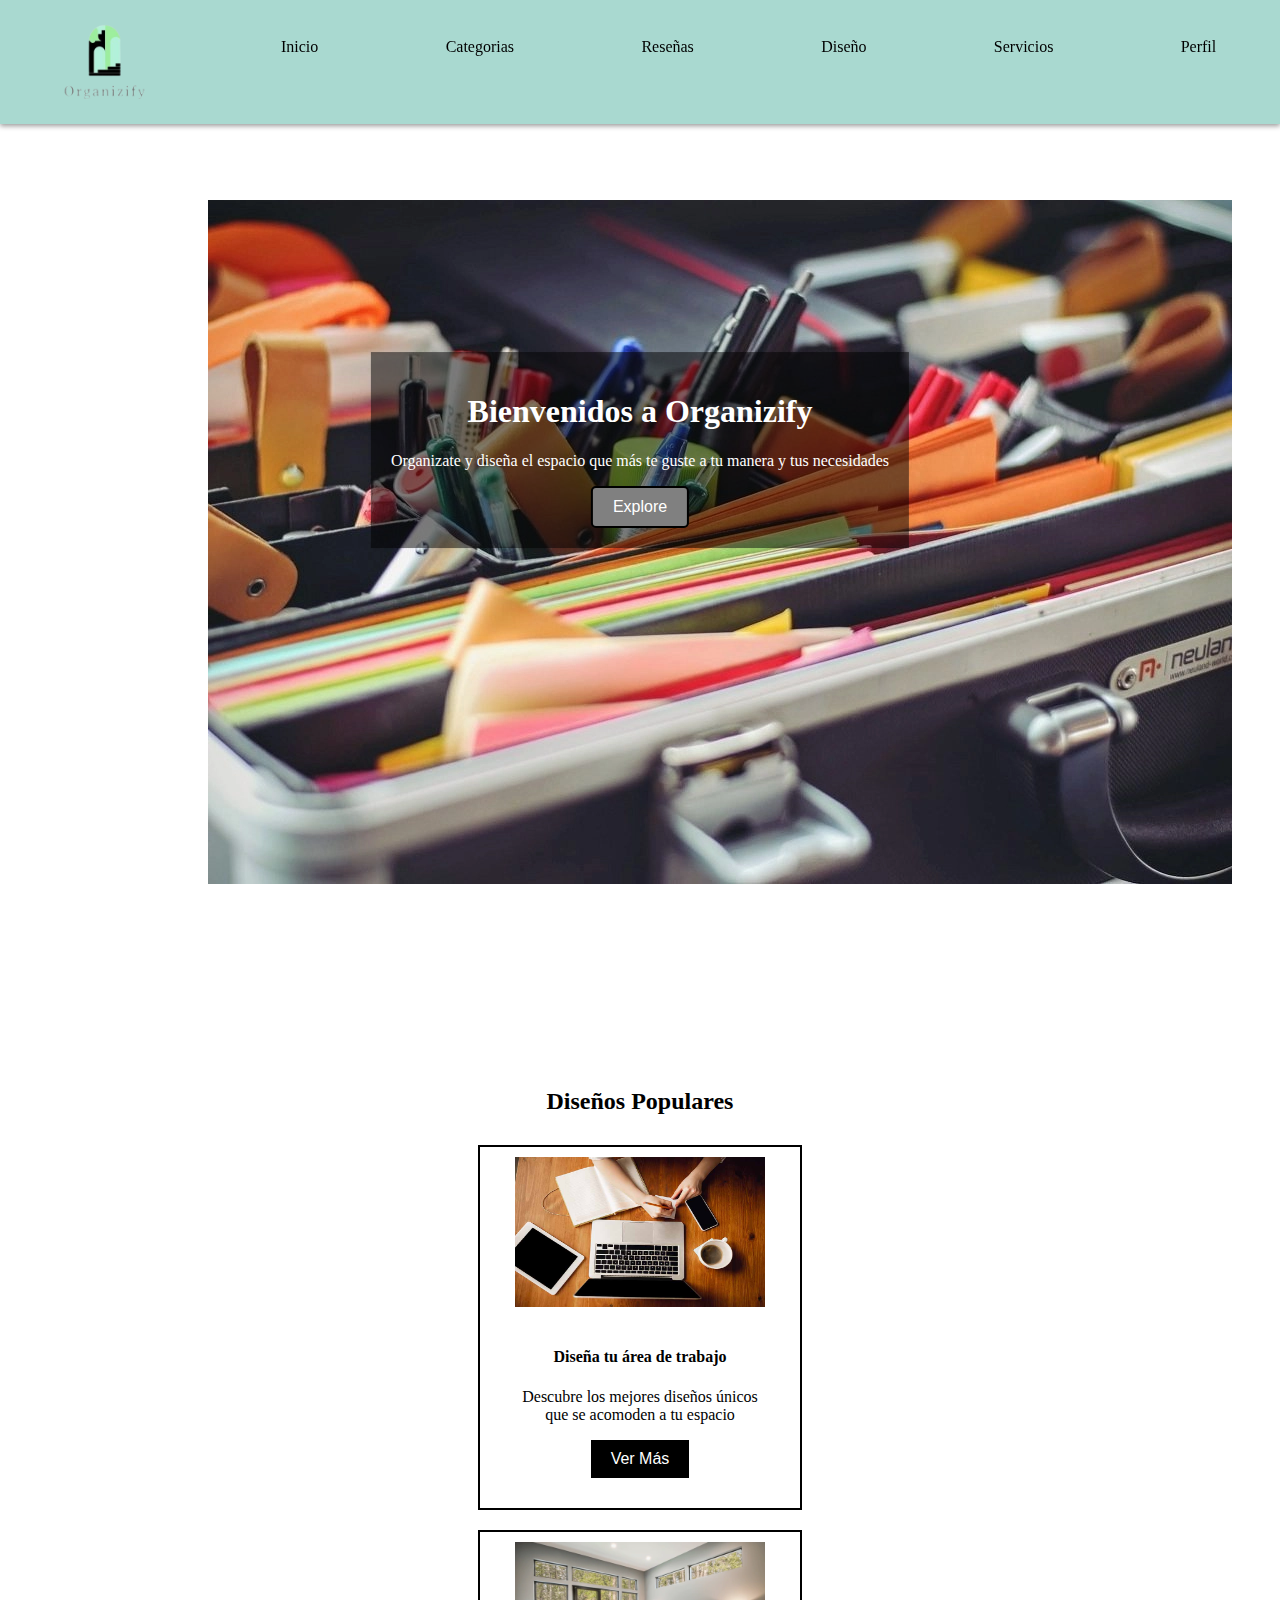
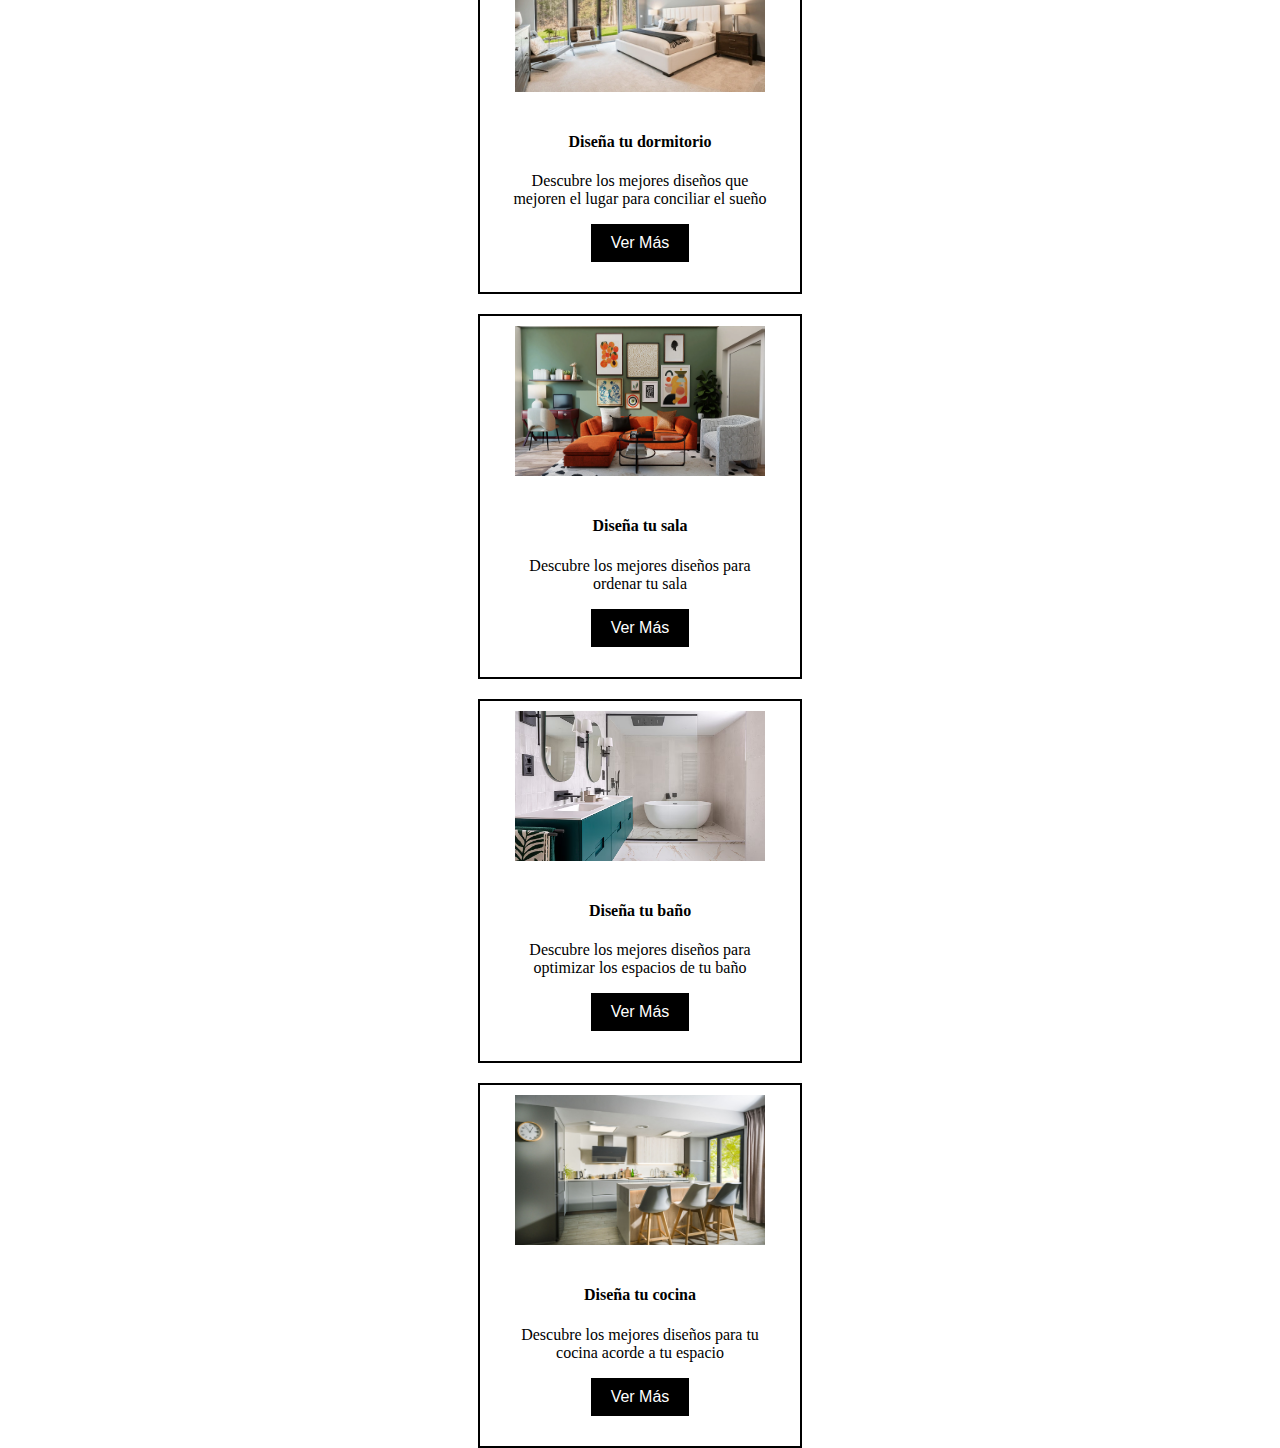
<file: index.html>
<!DOCTYPE html>
<html lang="en">
<head>
    <meta charset="UTF-8">
    <meta name="viewport" content="width=device-width, initial-scale=1.0">
    <title>Organizify</title>
    <link rel="stylesheet" href="../public/assets/styles/organizify.css">
</head>
<body>

 <nav> 
 <ul class="menu">
    <a class="logo"><img height="100"

        width="120"
      
        src="../public/assets/images/empresa.png"
      
        alt=""/>
    </a> 
 <li><a href="#">Inicio</a></li>
 <li><a href="categorias.html">Categorias</a></li>
 <li><a href="reseñas.html">Reseñas</a></li>
 <li><a href="diseños.html">Diseño</a></li>
 <li><a href="servicios.html">Servicios</a></li>
 <li><a href="perfil.html">Perfil</a></li>
 
 </ul>
 </nav>
 


   <div class="container">
    <img src='../public/assets/images/efecto.webp' alt="">
    <div class="texto">
    <h1>Bienvenidos a Organizify</h1>
    <p>Organizate y diseña el espacio 
    que más te guste a tu manera y tus necesidades</p>
    <center><button>Explore</button><center>
   </div>
   </div>



   <section class="conjunto_imagen">
    <h2 class="section_header"><center>Diseños Populares</center></h2>
<div class="popular_grid">

    <div class="popular_card">
        <img src="../public/assets/images/area.jpg" alt="">
        <div class="popular_content">
        <div class="popular_card_header">
         <h4>Diseña tu área de trabajo</h4>
        </div>
        <p>Descubre los mejores diseños únicos
            que se acomoden a tu espacio
        </p>
        <button>Ver Más</button>
        </div>
    </div>

<div class="popular_card">
        <img src="../public/assets/images/dormitorio.webp" alt="">
        <div class="popular_content">
        <div class="popular_card_header">
         <h4>Diseña tu dormitorio</h4>
        </div>
        <p>Descubre los mejores diseños que mejoren
            el lugar para conciliar el sueño
        </p>
        <button>Ver Más</button>
        </div>
    </div>

    <div class="popular_card">
        <img src="../public/assets/images/sala.webp" alt="">
        <div class="popular_content">
        <div class="popular_card_header">
         <h4>Diseña tu sala</h4>
        </div>
        <p>Descubre los mejores diseños para ordenar tu sala
        </p>
        <button>Ver Más</button>
        </div>
    </div>

    <div class="popular_card">
        <img src="../public/assets/images/baño.avif" alt="">
        <div class="popular_content">
        <div class="popular_card_header">
         <h4>Diseña tu baño</h4>
        </div>
        <p>Descubre los mejores diseños para optimizar
            los espacios de tu baño
        </p>
        <button>Ver Más</button>
        </div>
    </div>

    <div class="popular_card">
        <img src="../public/assets/images/cocina.jpg" alt="">
        <div class="popular_content">
        <div class="popular_card_header">
         <h4>Diseña tu cocina</h4>
        </div>
        <p>Descubre los mejores diseños para tu cocina
            acorde a tu espacio
        </p>
        <button>Ver Más</button>
        </div>
    </div>

</div>
   
</section>



</body>
</html>
</file>
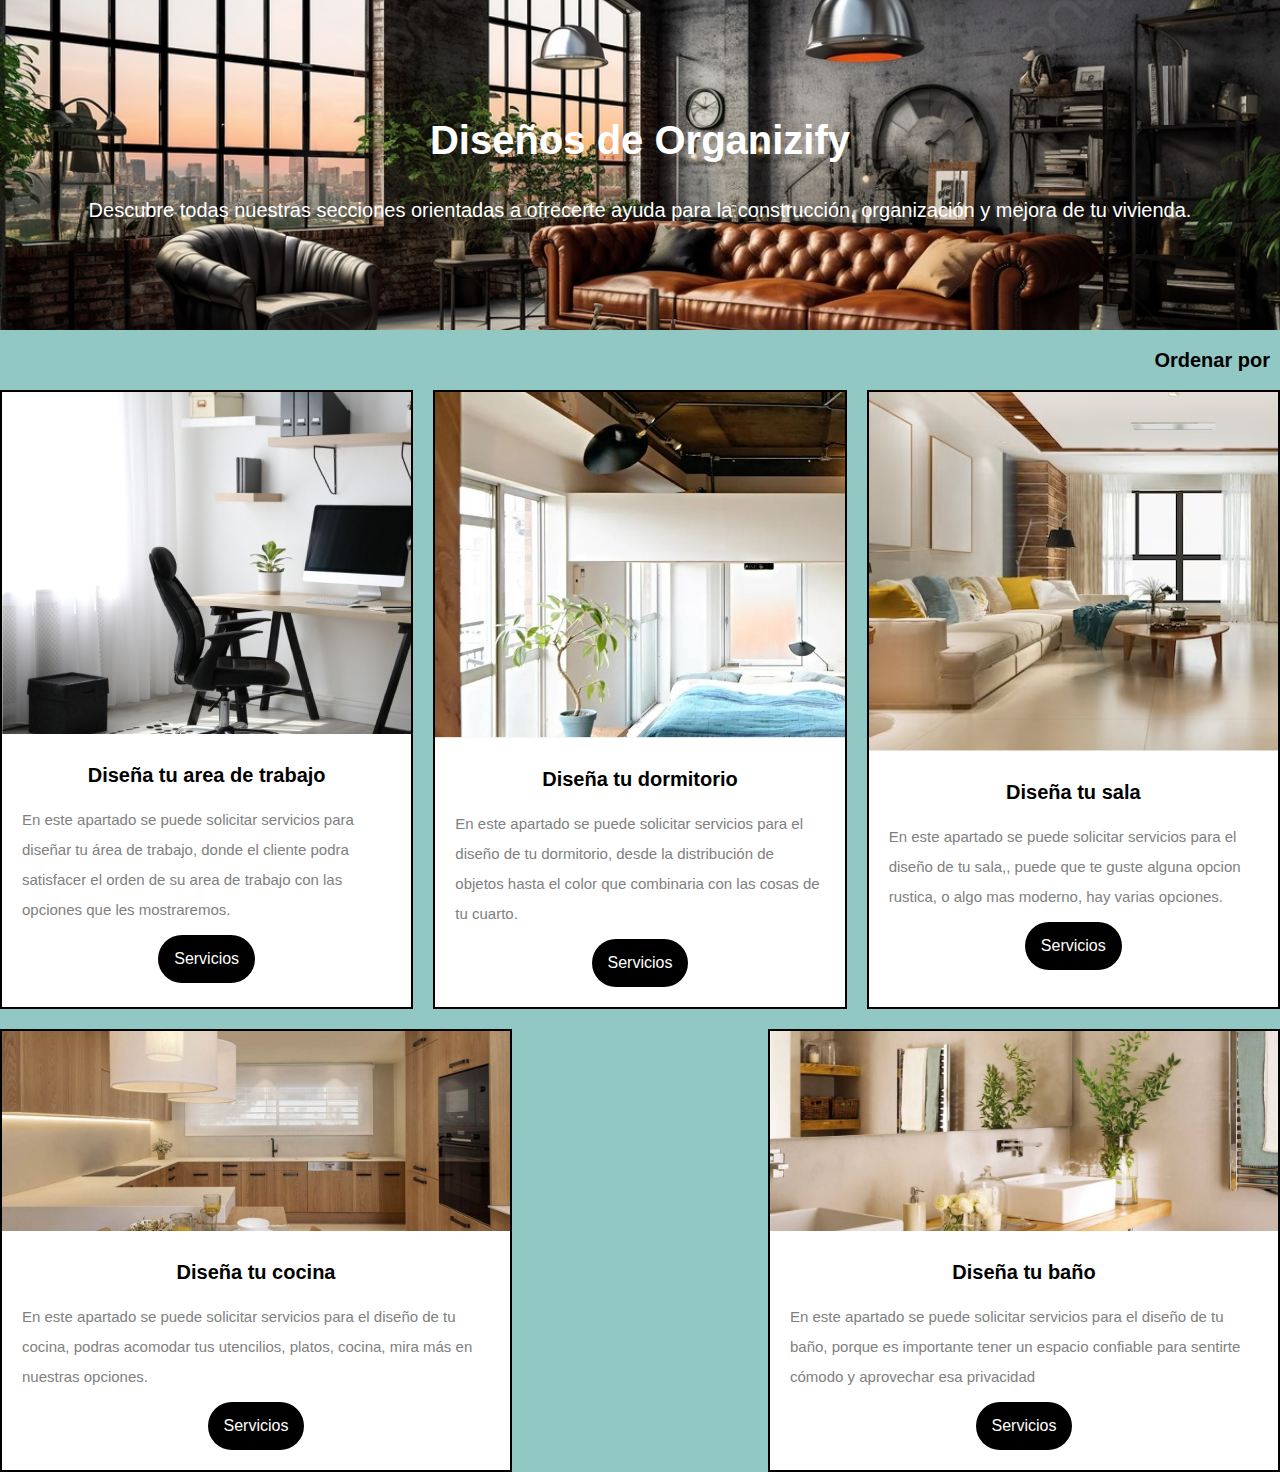
<file: public/diseños.html>
<!DOCTYPE html>
<html lang="es">
<head>
    <meta charset="UTF-8">
    <meta name="viewport" content="width=device-width, initial-scale=1.0">
    <title>Diseños</title>
    <link rel="stylesheet" href="../public/assets/styles/diseño.css">
</head>
<body>

<!--ENCABEZADO-->
    <header class="Container_Titulo">
        <h1>Diseños de Organizify</h1>
        <p>Descubre todas nuestras secciones orientadas a ofrecerte ayuda para la construcción, organización y mejora de tu vivienda. </p>
    </header>

    <div id="Filtros">
        <div class="Container_Filtros">
            <div class="texto_filtros">
                <h2>Ordenar por </h2>
            </div>
        </div>
    </div>

<!--contenedor principal-->
    <main class="container_diseños">
        <!-- seccion de contenido-->
        <section id="Categorias" class="texto_categorias">

            <!--categorías-->

            <!--categoría 1-->
            <article class="col-xs-12-sm-6 col-md-4 cold-xl-3">
                <picture>
                    <img class="imagen" src="../public/assets/images/diseñatuareadetrabajo.jpg"alt="Interiores">
                </picture>
                <h4>Diseña tu area de trabajo</h4>
                    <p class="descripcion">En este apartado se puede solicitar servicios para diseñar tu área de trabajo, donde el cliente podra satisfacer el orden de su area de trabajo con las opciones que les mostraremos.</p>
                    <a href="" class="btn btn-light"><i class="bi bi-patch-plus-fill"></i>Servicios</a>
            </article>

            <!--categoría 2-->
            <article class="col-xs-12-sm-6 col-md-4 cold-xl-3">
                <picture>
                    <img class="imagen" src="../public/assets/images/diseñatudormitorio.jpg"alt="Interiores">
                </picture>
                <h4>Diseña tu dormitorio</h4>
                    <p class="descripcion">En este apartado se puede solicitar servicios para el diseño de tu dormitorio, desde la distribución de objetos hasta el color que combinaria con las cosas de tu cuarto.</p>
                    <a href="" class="btn btn-light"><i class="bi bi-patch-plus-fill"></i>Servicios</a>
            </article>

            <!--categoría 3-->
            <article class="col-xs-12-sm-6 col-md-4 cold-xl-3">
                <picture>
                    <img class="imagen" src="../public/assets/images/diseñatusala.jpg"alt="Interiores">
                </picture>
                <h4>Diseña tu sala</h4>
                    <p class="descripcion">En este apartado se puede solicitar servicios para el diseño de tu sala,, puede que te guste alguna opcion rustica, o algo mas moderno, hay varias opciones.</p>
                    <a href="" class="btn btn-light"><i class="bi bi-patch-plus-fill"></i>Servicios</a>
            </article>

            <!--categoría 4-->
            <article class="col-xs-12-sm-6 col-md-4 cold-xl-3">
                <picture>
                    <img class="img-product" src="../public/assets/images/diseñatucocina.jpg" alt="Diseña tu cocina">
                </picture>
                <h4>Diseña tu cocina</h4>
                    <p class="descripcion">En este apartado se puede solicitar servicios para el diseño de tu cocina, podras acomodar tus utencilios, platos, cocina, mira más en nuestras opciones.</p>
                    <a href="" class="btn btn-light"><i class="bi bi-patch-plus-fill"></i>Servicios</a>
            </article>

            <!--categoría 5-->
            <article class="col-xs-12-sm-6 col-md-4 cold-xl-3">
                <picture>
                    <img class="img-product" src="../public/assets/images/diseñatubaño.jpg" alt="Diseña tu baño">
                </picture>
                <h4>Diseña tu baño</h4>
                    <p class="descripcion">En este apartado se puede solicitar servicios para el diseño de tu baño, porque es importante tener un espacio confiable para sentirte cómodo y aprovechar esa privacidad </p>
                    <a href="" class="btn btn-light"><i class="bi bi-patch-plus-fill"></i>Servicios</a>
            </article>
        </section>
    </main>

</body>
</html>
</file>
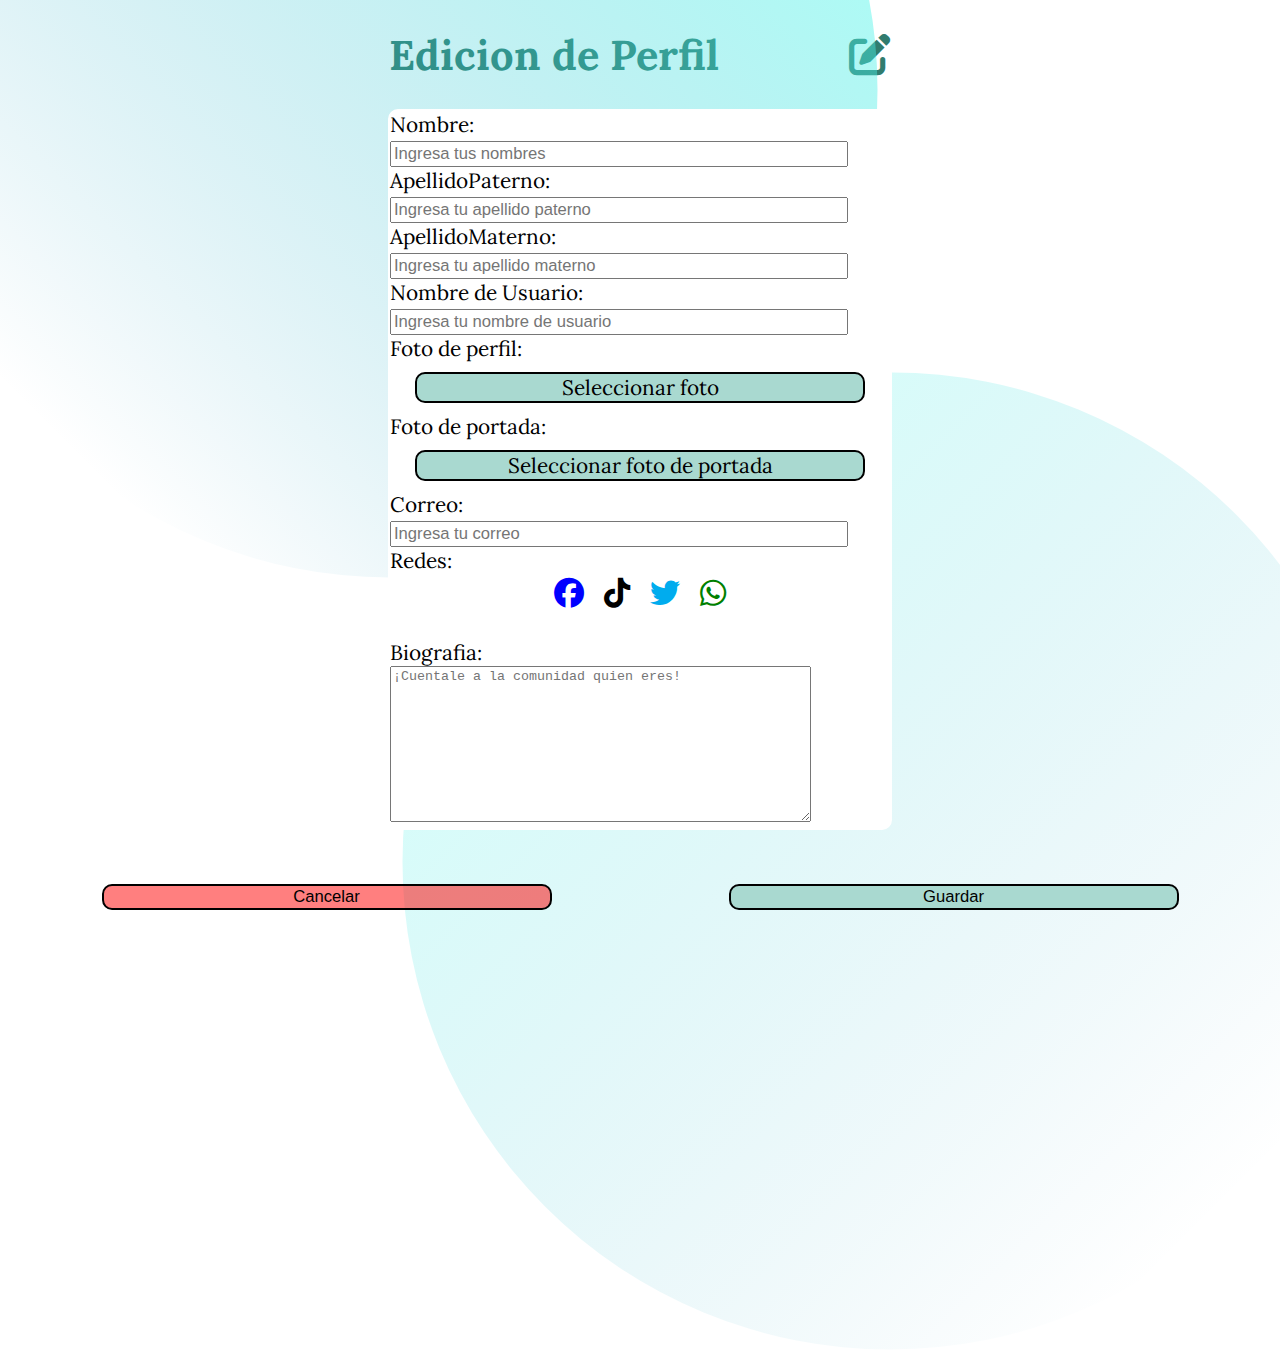
<file: public/editarperfil.html>
<!DOCTYPE html>
<html lang="en">
<head>
    <meta charset="UTF-8">
    <meta name="viewport" content="width=device-width, initial-scale=1.0">
    <link rel="preconnect" href="https://fonts.googleapis.com">
    <link rel="preconnect" href="https://fonts.gstatic.com" crossorigin>
    <link href="https://fonts.googleapis.com/css2?family=Lora:ital,wght@0,400..700;1,400..700&display=swap" rel="stylesheet">
    <link rel="stylesheet" href="../public/assets/styles/styleperfil.css">
    <link rel="stylesheet" href="https://cdnjs.cloudflare.com/ajax/libs/font-awesome/6.5.2/css/all.min.css">
    <script src="../public/assets/scripts/EditarPerfil.js" type="text/javascript"></script>

    <title>editar perfil</title>
</head>
<body>
    <h1>Edicion de Perfil <span><i class="fa-solid fa-pen-to-square"></i></span></h1>

    <img src="../public/assets/images/top-circle.svg" alt="" class="bg_image bg_image_top" />
    <img src="../public/assets/images/bottom-circle.svg" alt="" class="bg_image bg_image_bottom"/>
    

    <form  name="editar"   class="edit" action="/formulario" method="get">
        <!-- Action tiene la direccion de nuestro servidor para guardar datos-->
        <label for="nombre">Nombre:</label>
        <input type="text" id="nombre" name="nombre" placeholder="Ingresa tus nombres"/>
        <br>
        <label for="apellido1">ApellidoPaterno:</label>
        <input type="text" id="apellido1" name="apellido1" placeholder="Ingresa tu apellido paterno"/>
        <br>
        <label for="apellido2">ApellidoMaterno:</label>
        <input type="text" id="apellido2" name="apellido2" placeholder="Ingresa tu apellido materno"/>
        <br>
        <label for="nombreusuario">Nombre de Usuario:</label>
        <input type="text" id="nombreusuario" name="nombreusuario" placeholder="Ingresa tu nombre de usuario"/>
        <br>
        <label for="foto">Foto de perfil:</label>
        <p class="b3">Seleccionar foto</p>
        
        <label for="foto">Foto de portada:</label>
        <span><p class="b4">Seleccionar foto de portada</p></span>
        
        <label for="correo">Correo:</label>
        <input type="text" id="correo" name="correo" placeholder="Ingresa tu correo"/>
        <br>
        <label for="redes">Redes:
            <div class="iconos">
                <a href="#" class="f"><i class="fa-brands fa-facebook"></i></a>
                <a href="#" class="tt"><i class="fa-brands fa-tiktok"></i></a>
                <a href="#" class="t"><i class="fa-brands fa-twitter"></i></a>
                <a href="#" class="w"><i class="fa-brands fa-whatsapp"></i></a>  
            </div>
        </label>
        
        <br>
        <label for="bio">Biografia:</label>
        <textarea  rows ="10" cols="50" id="bio" placeholder="¡Cuentale a la comunidad quien eres!" name="bio"></textarea>
        <br>
    </form>

    <div class="contenedor">

        <input  class="b1" type="button"  value="Cancelar" >
        <input  class="b2" type="button"  value="Guardar"
                   onclick="Guardar()" >
    </div>

    
</body>
</html>
</file>
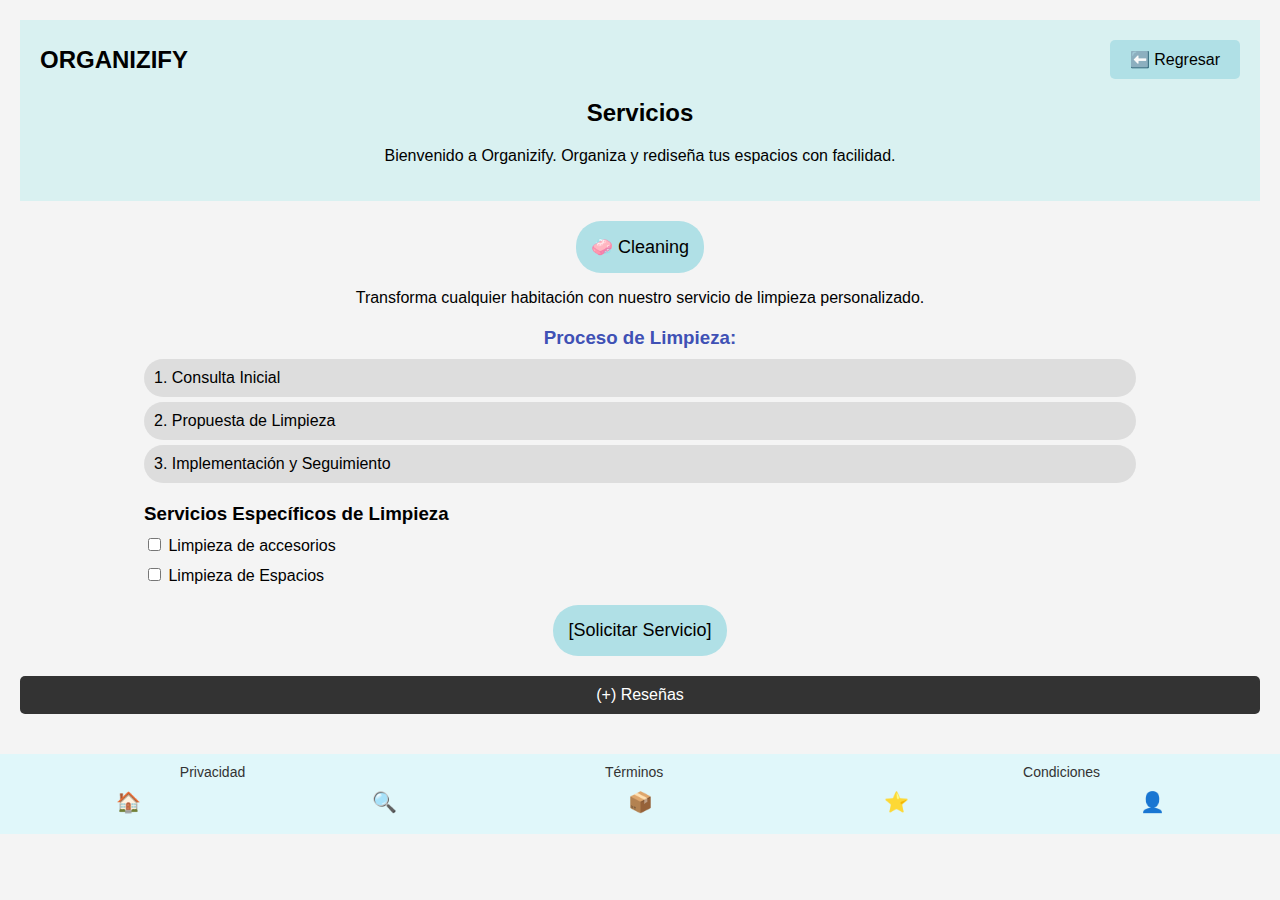
<file: public/limpieza.html>
<!DOCTYPE html>
<html lang="es">
<head>
    <meta charset="UTF-8">
    <meta name="viewport" content="width=device-width, initial-scale=1.0">
    <title>Cleaning</title>
    <link rel="stylesheet" href="../public/assets/styles/styleLimpieza.css">
</head>
<body>
    <div class="container">
        <div class="header">
            <div class="top-bar">
                <h1>ORGANIZIFY</h1>
                <a href="servicios.html" class="back-button">⬅️ Regresar</a>
            </div>
            <h2>Servicios</h2>
            <p>Bienvenido a Organizify. Organiza y rediseña tus espacios con facilidad.</p>
        </div>
        
        <div class="service-overview">
            <button class="service-main-button">🧼 Cleaning</button>
            <p>Transforma cualquier habitación con nuestro servicio de limpieza personalizado.</p>
            
            <div class="process">
                <h3>Proceso de Limpieza:</h3>
                <button class="process-step">1. Consulta Inicial</button>
                <button class="process-step">2. Propuesta de Limpieza</button>
                <button class="process-step">3. Implementación y Seguimiento</button>
            </div>

            <div class="specific-services">
                <h3>Servicios Específicos de Limpieza</h3>
                <label><input type="checkbox"> Limpieza de accesorios</label>
                <label><input type="checkbox"> Limpieza de Espacios</label>
            </div>
        </div>

        <button class="request-service-button">[Solicitar Servicio]</button>

        <a href="#" class="reviews-button">(+) Reseñas</a>

    </div>

    <footer>
        <nav>
            <ul>
                <li><a href="#">Privacidad</a></li>
                <li><a href="#">Términos</a></li>
                <li><a href="#">Condiciones</a></li>
            </ul>
        </nav>
        <div class="footer-icons">
            <span>🏠</span>
            <span>🔍</span>
            <span>📦</span>
            <span>⭐</span>
            <span>👤</span>
        </div>
    </footer>
</body>
</html>
</file>
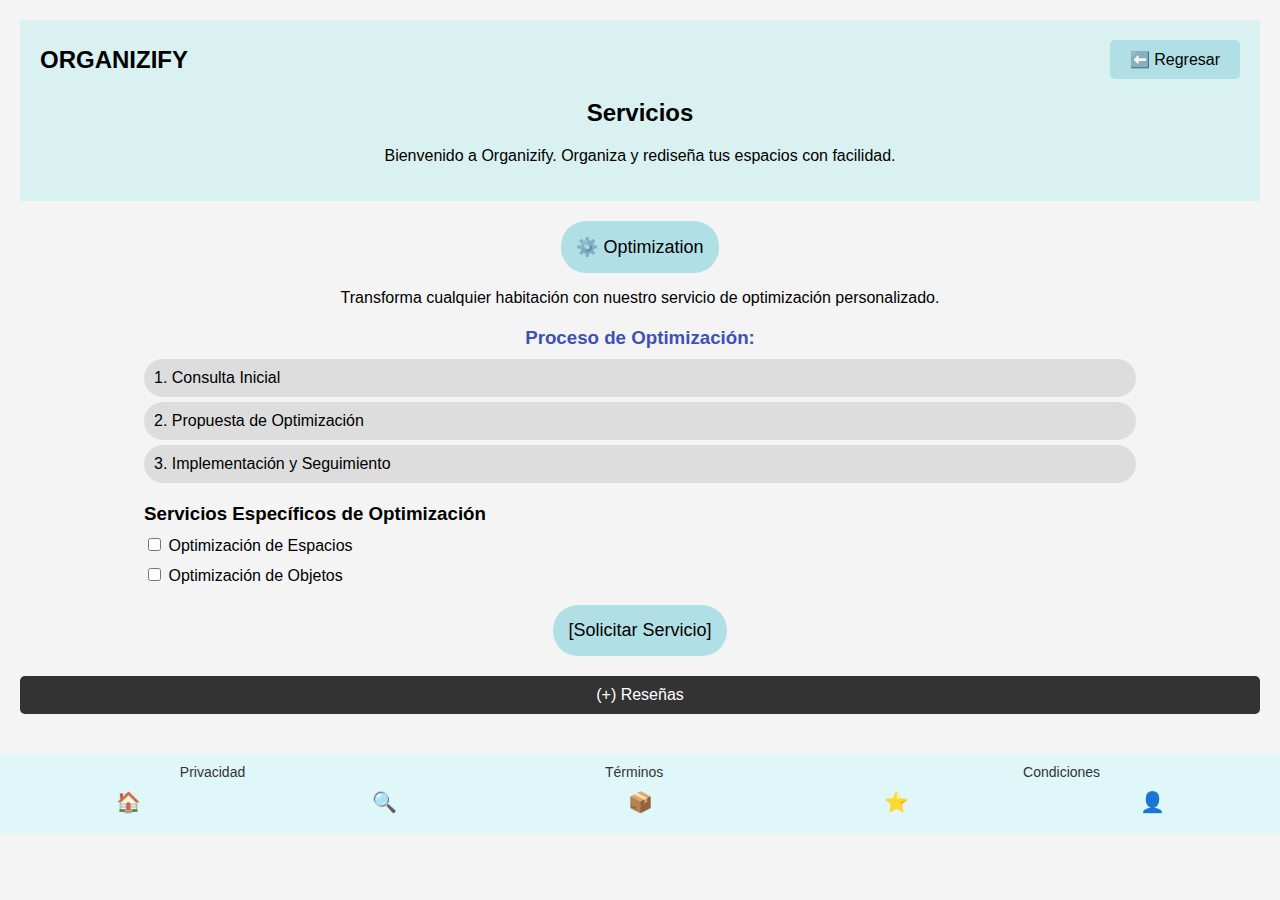
<file: public/optimizacion.html>
<!DOCTYPE html>
<html lang="es">
<head>
    <meta charset="UTF-8">
    <meta name="viewport" content="width=device-width, initial-scale=1.0">
    <title>Optimization</title>
    <link rel="stylesheet" href="../public/assets/styles/styleOptimizacion.css">
</head>
<body>
    <div class="container">
        <!-- Encabezado con botón de regreso y título -->
        <div class="header">
            <div class="top-bar">
                <h1>ORGANIZIFY</h1>
                <a href="servicios.html" class="back-button">⬅️ Regresar</a>
            </div>
            <h2>Servicios</h2>
            <p>Bienvenido a Organizify. Organiza y rediseña tus espacios con facilidad.</p>
        </div>
        
        <!-- Sección de vista general del servicio -->
        <div class="service-overview">
            <button class="service-main-button">⚙️ Optimization</button>
            <p>Transforma cualquier habitación con nuestro servicio de optimización personalizado.</p>
            
            <!-- Proceso de optimización -->
            <div class="process">
                <h3>Proceso de Optimización:</h3>
                <button class="process-step">1. Consulta Inicial</button>
                <button class="process-step">2. Propuesta de Optimización</button>
                <button class="process-step">3. Implementación y Seguimiento</button>
            </div>

            <!-- Servicios específicos de optimización -->
            <div class="specific-services">
                <h3>Servicios Específicos de Optimización</h3>
                <label><input type="checkbox"> Optimización de Espacios</label>
                <label><input type="checkbox"> Optimización de Objetos</label>
            </div>
        </div>

        <!-- Botón para solicitar el servicio -->
        <button class="request-service-button">[Solicitar Servicio]</button>

        <!-- Enlace a reseñas -->
        <a href="#" class="reviews-button">(+) Reseñas</a>
        
    </div>

    <!-- Barra de navegación inferior -->
    <footer>
        <nav>
            <ul>
                <li><a href="#">Privacidad</a></li>
                <li><a href="#">Términos</a></li>
                <li><a href="#">Condiciones</a></li>
            </ul>
        </nav>
        <div class="footer-icons">
            <span>🏠</span>
            <span>🔍</span>
            <span>📦</span>
            <span>⭐</span>
            <span>👤</span>
        </div>
    </footer>
</body>
</html>
</file>
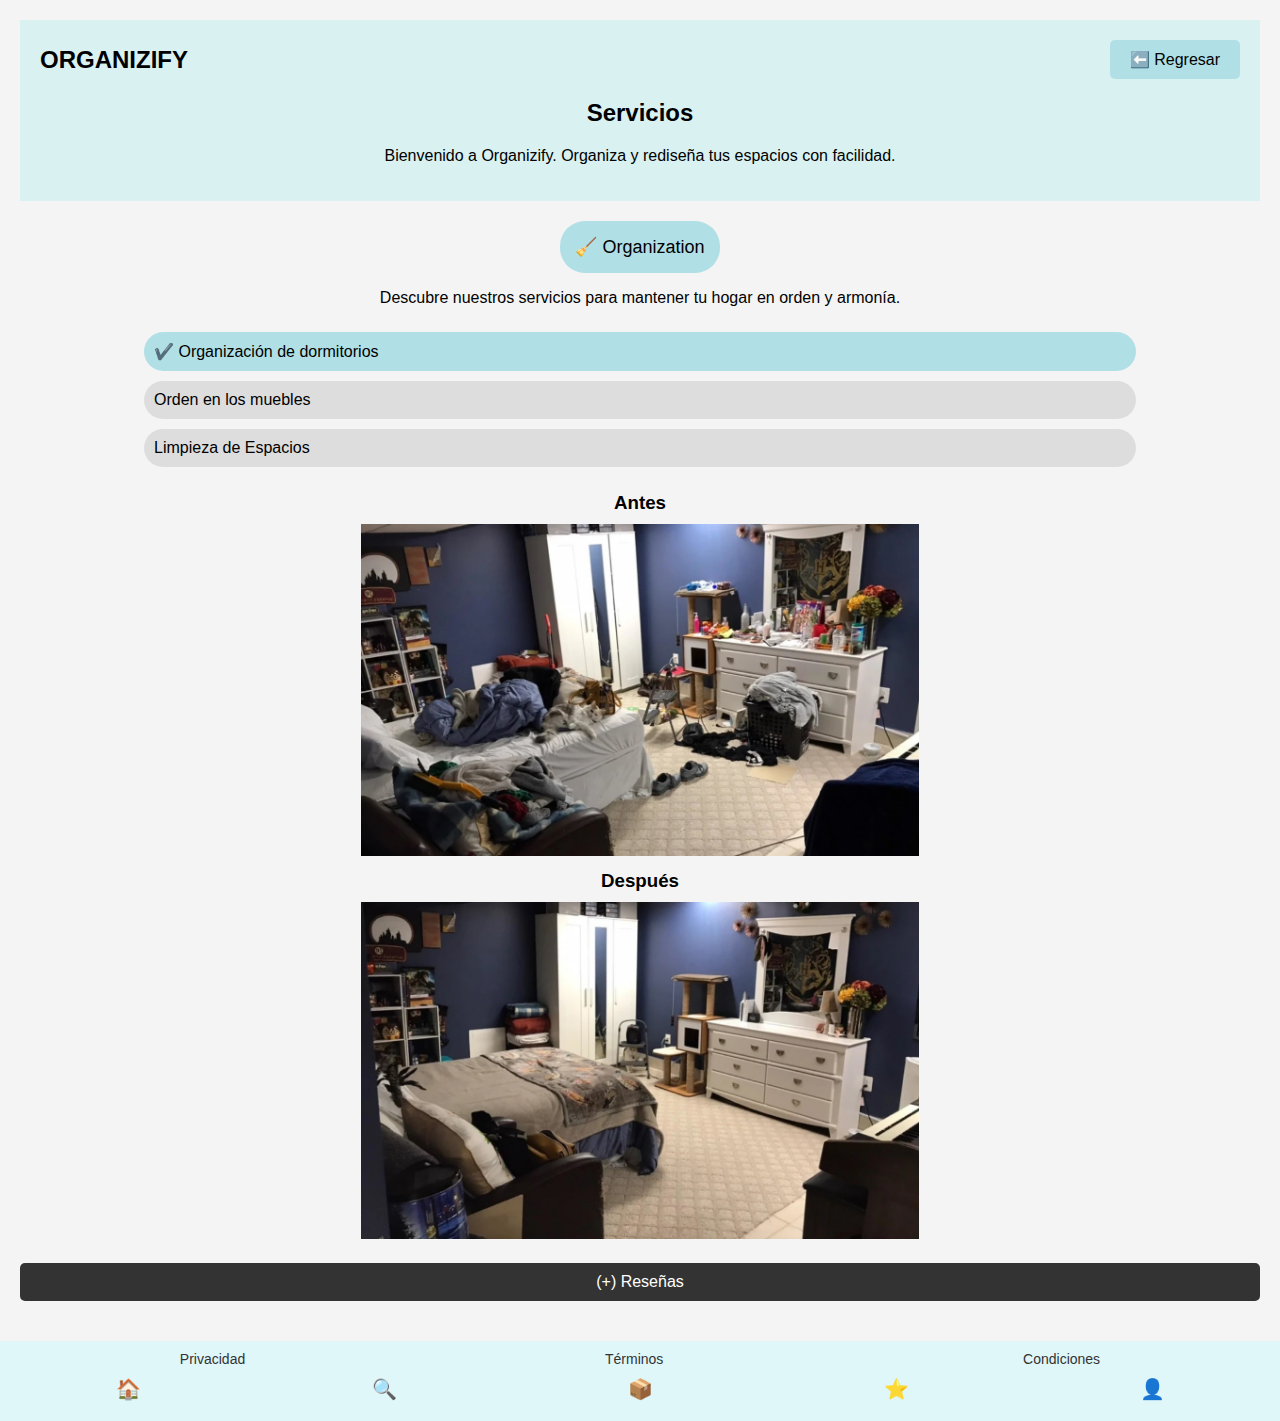
<file: public/organización.html>
<!DOCTYPE html>
<html lang="es">
<head>
    <meta charset="UTF-8">
    <meta name="viewport" content="width=device-width, initial-scale=1.0">
    <title>Organization</title>
    <link rel="stylesheet" href="../public/assets/styles/organización.css">
</head>
<body>
    <div class="container">
        <div class="header">
            <div class="top-bar">
                <h1>ORGANIZIFY</h1>
                <a href="servicios.html" class="back-button">⬅️ Regresar</a>
            </div>
            <h2>Servicios</h2>
            <p>Bienvenido a Organizify. Organiza y rediseña tus espacios con facilidad.</p>
        </div>
        
        <div class="service-overview">
            <button class="service-main-button">🧹 Organization</button>
            <p>Descubre nuestros servicios para mantener tu hogar en orden y armonía.</p>
            
            <div class="service-options">
                <button class="service-option">✔️ Organización de dormitorios</button>
                <button class="service-option">Orden en los muebles</button>
                <button class="service-option">Limpieza de Espacios</button>
            </div>
        </div>

        <div class="before-after">
            <h3>Antes</h3>
            <img src="../public/assets/images/Antes.jpg" alt="Antes de la organización">
            <h3>Después</h3>
            <img src="../public/assets/images/cuartoDespues.jpg" alt="Después de la organización">
        </div>

        <a href="#" class="reviews-button">(+) Reseñas</a>

    </div>
    <footer>
        <nav>
            <ul>
                <li>Privacidad</li>
                <li>Términos</li>
                <li>Condiciones</li>
            </ul>
        </nav>
        <div class="footer-icons">
            <span>🏠</span>
            <span>🔍</span>
            <span>📦</span>
            <span>⭐</span>
            <span>👤</span>
        </div>
    </footer>
</body>
</html>
</file>
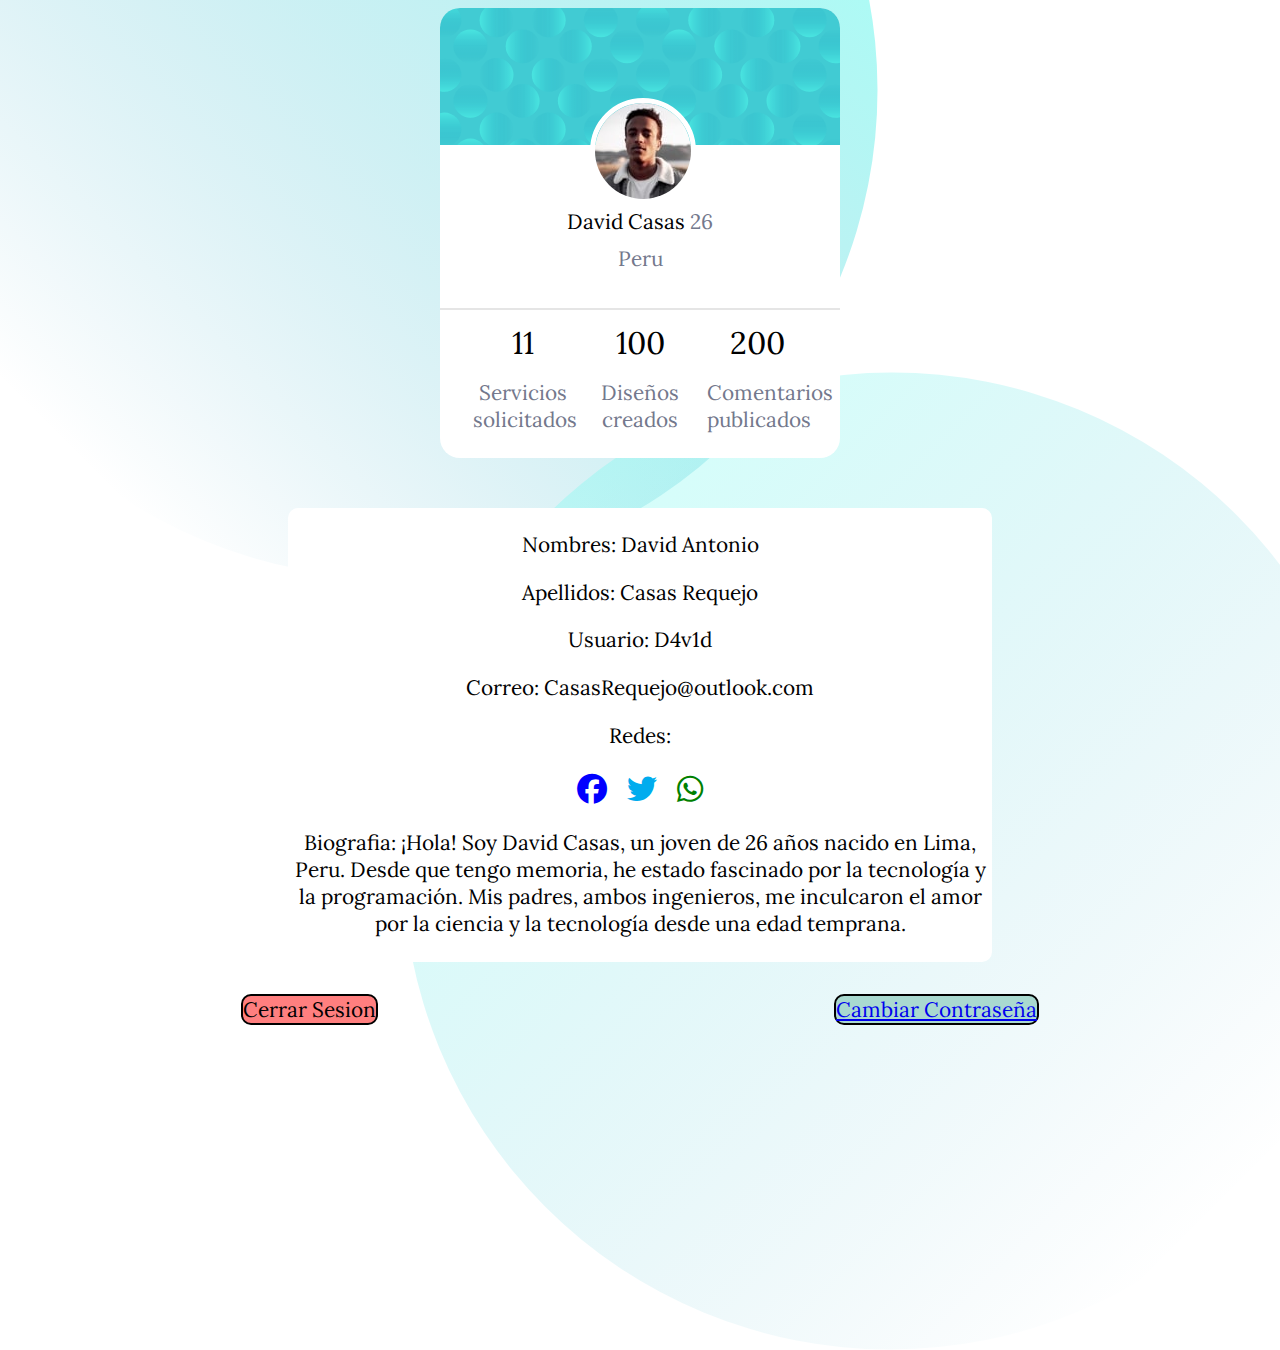
<file: public/perfil.html>
<!DOCTYPE html>
<html lang="en">
<head>
    <meta charset="UTF-8">
    <meta name="viewport" content="width=device-width, initial-scale=1.0">
    <link rel="preconnect" href="https://fonts.googleapis.com">
    <link rel="preconnect" href="https://fonts.gstatic.com" crossorigin>
    <link href="https://fonts.googleapis.com/css2?family=Lora:ital,wght@0,400..700;1,400..700&display=swap" rel="stylesheet">
    <link rel="stylesheet" href="../public/assets/styles/styleperfil.css">
    <link rel="stylesheet" href="https://cdnjs.cloudflare.com/ajax/libs/font-awesome/6.5.2/css/all.min.css">
    <title>perfil</title>
</head>
<body>
    <!-- <article class="bar">
        <footer class="bar_footer">
            <div class="button1">
                <p>Perfil</p>
            </div>
            <div class="button2">
                <p>Volver</p>
            </div>
        </footer>
    </article> -->
    
    

    <img src="../public/assets/images/top-circle.svg" alt="" class="bg_image bg_image_top" />
    <img src="../public/assets/images/bottom-circle.svg" alt="" class="bg_image bg_image_bottom"/>
    <article class="card">
        <header class="card_header">
            <img src="../public/assets/images/card-pattern.svg" alt="" class="card_header_imagen">
            <img src="../public/assets/images/victor.jpg" alt="" class="card_header_profile">
        </header>
        <section class="card_body">
            <p class="card_text"> David Casas
                <span class="card_text card_text_light"> 26 </span>
            </p>  
            <p class="card_text card_text_light"> Peru </p>            
        </section>
        <footer class="card_footer">
            <div class="card_stats">
                <p class="card_number">11</p>
                <p class="card_text card_text_light">Servicios solicitados</p>
            </div>
            <div class="card_stats">
                <p class="card_number">100</p>
                <p class="card_text card_text_light">Diseños creados</p>
            </div>
            <div class="card_stats">
                <p class="card_number">200</p>
                <p class="card_text card_text_light">Comentarios publicados</p>
            </div>
        </footer>

        <div></div>
    </article>

    <article class="informacion">
        <div>
            <p>Nombres: <span class="field">David Antonio</span></p>
            <p>Apellidos: <span class="field">Casas Requejo</span></p>
            <p>Usuario: <span class="field">D4v1d</span></p>
            <p>Correo: <span class="field">CasasRequejo@outlook.com</span></p>
            <p>Redes: <span>
                <div class="iconos">
                    <a href="#" class="f"><i class="fa-brands fa-facebook"></i></a>
                    <a href="#" class="t"><i class="fa-brands fa-twitter"></i></a>
                    <a href="#" class="w"><i class="fa-brands fa-whatsapp"></i></a>  
                </div>
            </span>
            <p>Biografia: <span class="field">¡Hola! Soy David Casas, un joven de 26 años nacido en Lima, Peru. Desde que tengo memoria, he estado fascinado por la tecnología y la programación. Mis padres, ambos ingenieros, me inculcaron el amor por la ciencia y la tecnología desde una edad temprana.</span></p>
        </div>
    </article>

    <div class="contenedor">
        <p class="b1">Cerrar Sesion</p>
        <a href="editarperfil.html" class="b2">Cambiar Contraseña</a>
    </div>

</body>
</html>
</file>
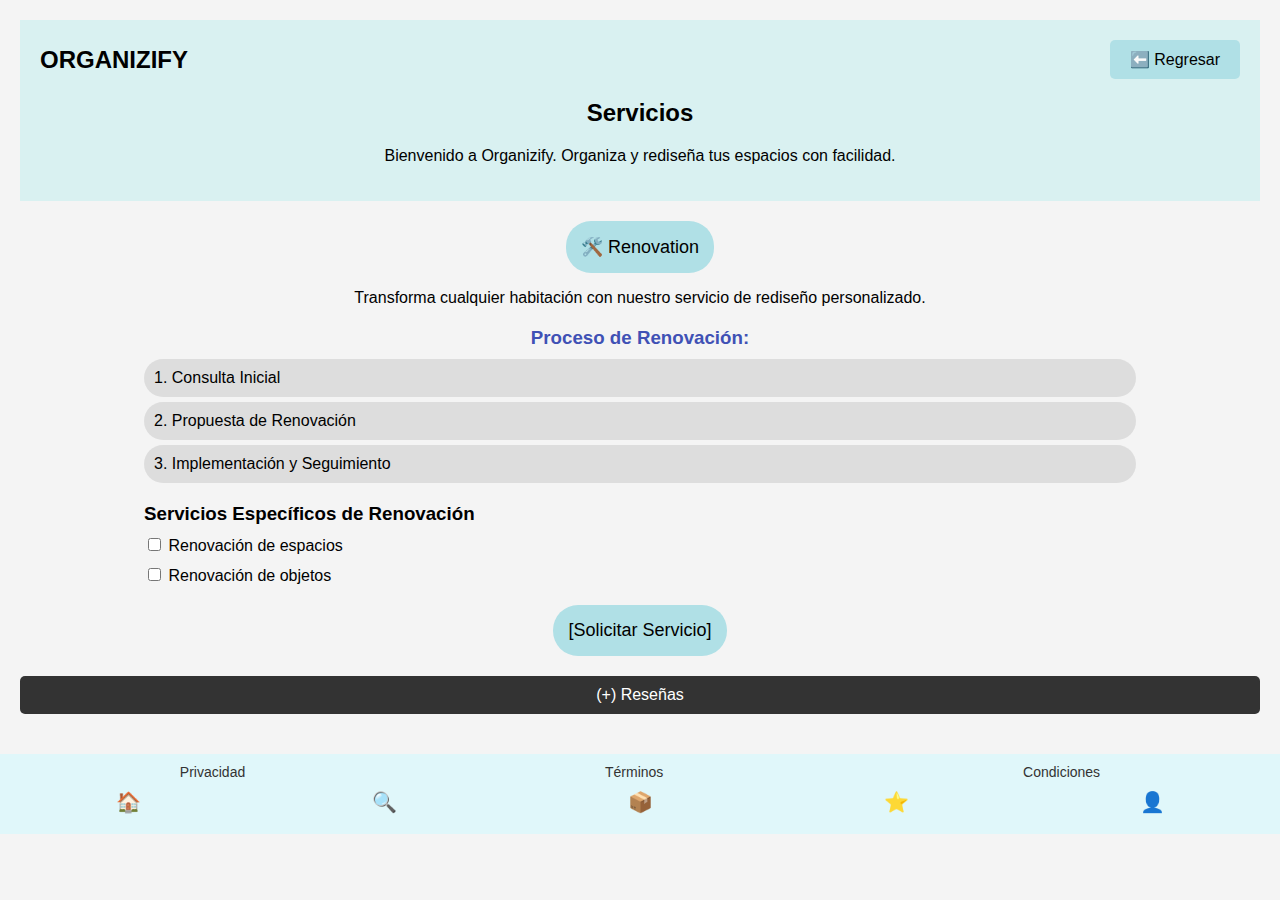
<file: public/renovación.html>
<!DOCTYPE html>
<html lang="es">
<head>
    <meta charset="UTF-8">
    <meta name="viewport" content="width=device-width, initial-scale=1.0">
    <title>Renovation</title>
    <link rel="stylesheet" href="../public/assets/styles/styleRenovación.css">
</head>
<body>
    <div class="container">
        <div class="header">
            <div class="top-bar">
                <h1>ORGANIZIFY</h1>
                <a href="servicios.html" class="back-button">⬅️ Regresar</a>
            </div>
            <h2>Servicios</h2>
            <p>Bienvenido a Organizify. Organiza y rediseña tus espacios con facilidad.</p>
        </div>
        
        <div class="service-overview">
            <button class="service-main-button">🛠️ Renovation</button>
            <p>Transforma cualquier habitación con nuestro servicio de rediseño personalizado.</p>
            
            <div class="process">
                <h3>Proceso de Renovación:</h3>
                <button class="process-step">1. Consulta Inicial</button>
                <button class="process-step">2. Propuesta de Renovación</button>
                <button class="process-step">3. Implementación y Seguimiento</button>
            </div>

            <div class="specific-services">
                <h3>Servicios Específicos de Renovación</h3>
                <label><input type="checkbox"> Renovación de espacios</label>
                <label><input type="checkbox"> Renovación de objetos</label>
            </div>
        </div>

        <button class="request-service-button">[Solicitar Servicio]</button>

        <a href="#" class="reviews-button">(+) Reseñas</a>
    </div>

    <footer>
        <nav>
            <ul>
                <li>Privacidad</li>
                <li>Términos</li>
                <li>Condiciones</li>
            </ul>
        </nav>
        <div class="footer-icons">
            <span>🏠</span>
            <span>🔍</span>
            <span>📦</span>
            <span>⭐</span>
            <span>👤</span>
        </div>
    </footer>
</body>
</html>
</file>
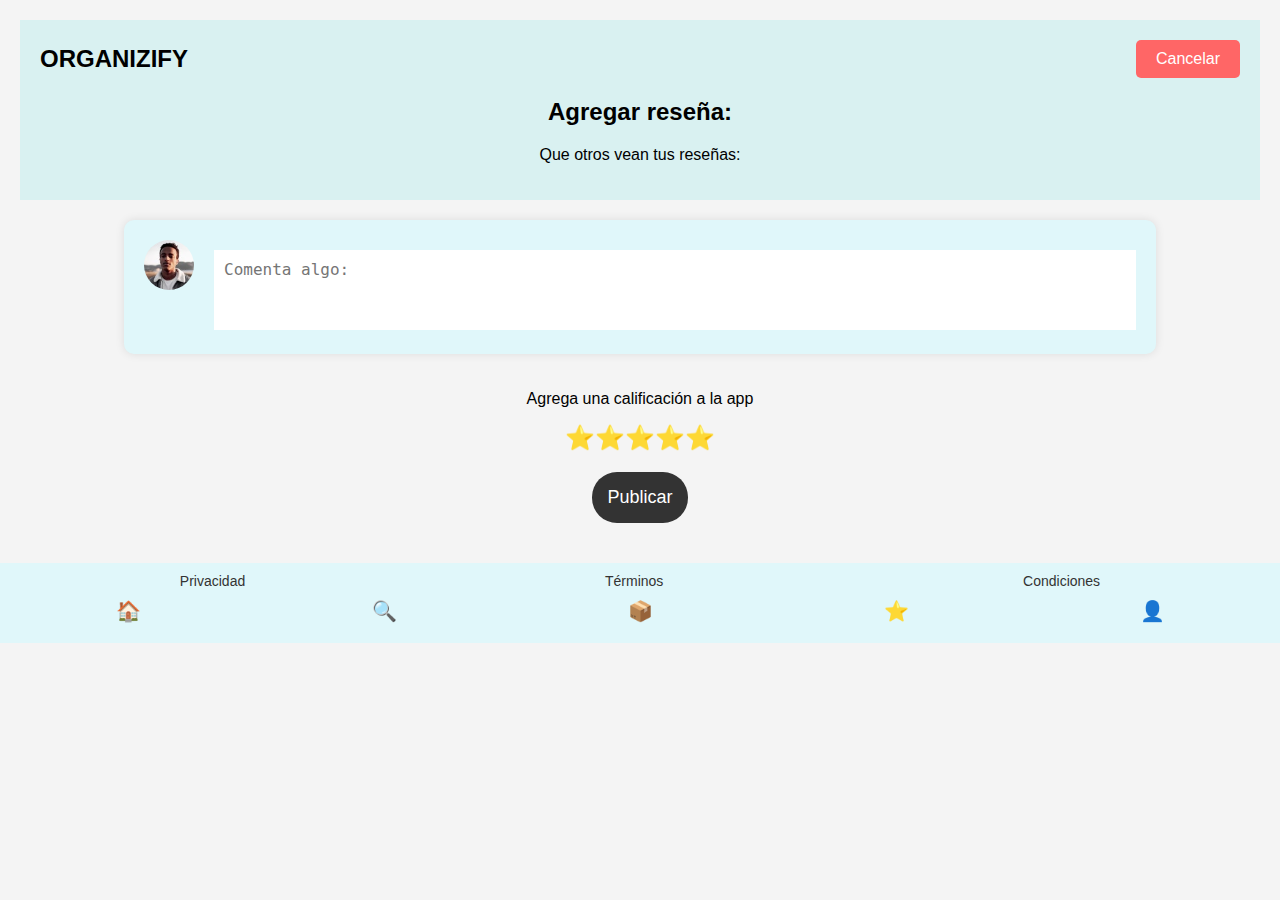
<file: public/reseñas.html>
<!DOCTYPE html>
<html lang="es">
<head>
    <meta charset="UTF-8">
    <meta name="viewport" content="width=device-width, initial-scale=1.0">
    <title>Agregar Reseña</title>
    <link rel="stylesheet" href="../public/assets/styles/styleReseña.css">
</head>
<body>
    <div class="container">
        <!-- Encabezado con botón de cancelar -->
        <div class="header">
            <div class="top-bar">
                <h1>ORGANIZIFY</h1>
                <a href="Organizify.html" class="cancel-button">Cancelar</a>
            </div>
            <h2>Agregar reseña:</h2>
            <p>Que otros vean tus reseñas:</p>
        </div>
        
        <!-- Sección de reseñas -->
        <div class="review-section">
            <div class="review-box">
                <img src="../public/assets/images/victor.jpg" alt="Perfil" class="profile-pic">
                <textarea placeholder="Comenta algo:" class="review-text"></textarea>
            </div>
            <p>Agrega una calificación a la app</p>
            <div class="rating">
                <!-- Aquí puedes usar iconos de estrellas -->
                ⭐⭐⭐⭐⭐
            </div>
        </div>

        <!-- Botón para publicar la reseña -->
        <button class="publish-button">Publicar</button>
    </div>

    <!-- Barra de navegación inferior -->
    <footer>
        <nav>
            <ul>
                <li>Privacidad</li>
                <li>Términos</li>
                <li>Condiciones</li>
            </ul>
        </nav>
        <div class="footer-icons">
            <span>🏠</span>
            <span>🔍</span>
            <span>📦</span>
            <span>⭐</span>
            <span>👤</span>
        </div>
    </footer>
</body>
</html>
</file>
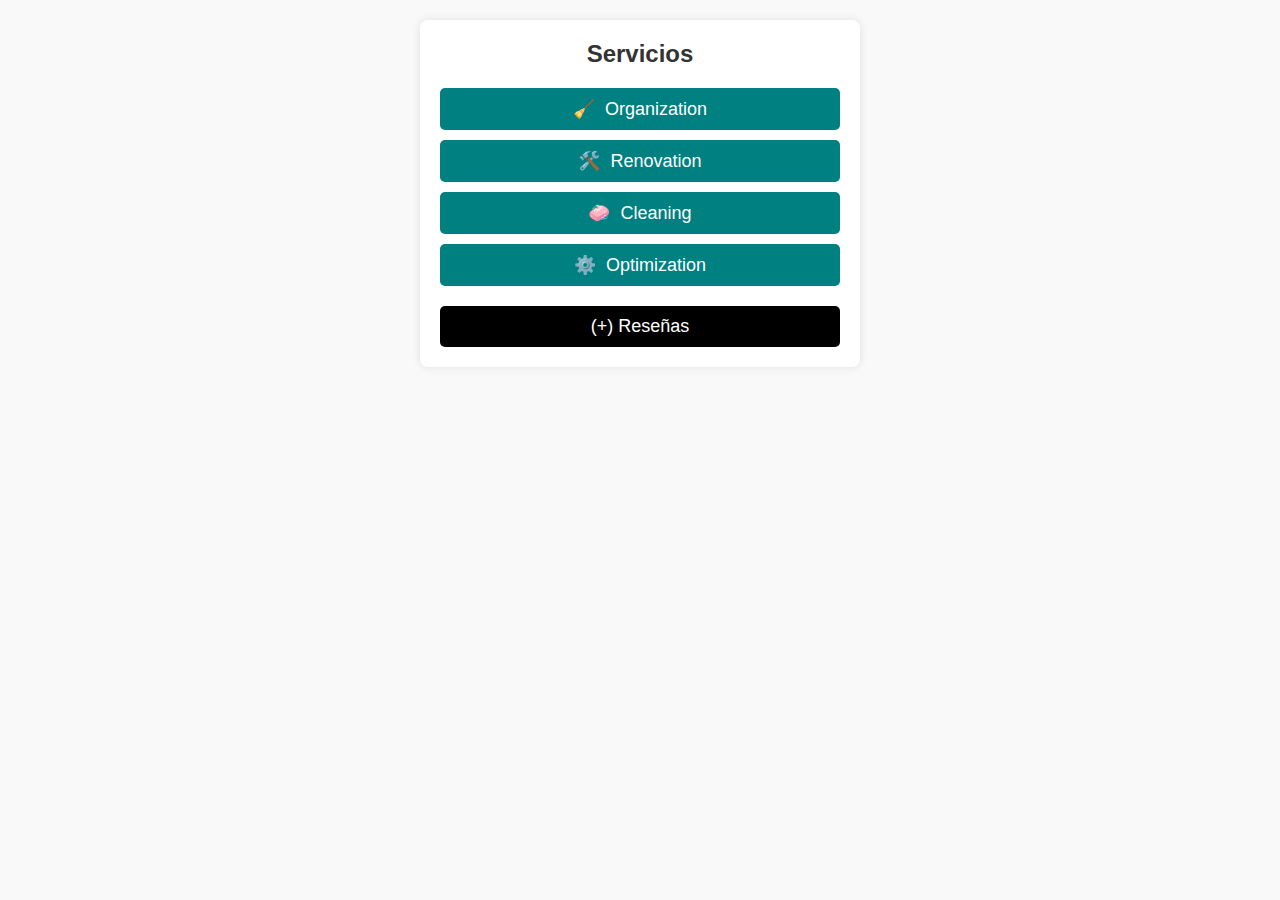
<file: public/servicios.html>
<!DOCTYPE html>
<html lang="es">
<head>
    <meta charset="UTF-8">
    <meta name="viewport" content="width=device-width, initial-scale=1.0">
    <title>Servicios</title>
    <link rel="stylesheet" href="../public/assets/styles/styleServicio.css">

</head>
<body>
    <div class="container">
        <div class="header">
            <h1>Servicios</h1>
        </div>
        <div class="services">
            <a href="organización.html" class="service-button">
                <span class="icon">🧹</span> Organization
            </a>
            <a href="renovación.html" class="service-button">
                <span class="icon">🛠️</span> Renovation
            </a>
            <a href="limpieza.html" class="service-button">
                <span class="icon">🧼</span> Cleaning
            </a>
            <a href="optimizacion.html" class="service-button">
                <span class="icon">⚙️</span> Optimization
            </a>
        </div>
        <a href="reseñas.html" class="reviews-button">
            (+) Reseñas
        </a>
    </div>
        <div class="service-detail" id="organization-detail" style="display: none;">
            <h2>Organization</h2>
            <p>Nuestro servicio de organización te ayuda a crear un espacio más ordenado y eficiente. Ya sea en el hogar o en la oficina, nuestros expertos se asegurarán de que todo esté en su lugar.</p>
            <h3>Beneficios:</h3>
            <ul>
                <li>Reducción del estrés</li>
                <li>Mayor eficiencia</li>
                <li>Mejora en la estética del espacio</li>
                <li>Más tiempo libre</li>
            </ul>
            <h3>Solicita este servicio:</h3>
            <form action="#" method="post">
                <label for="name">Nombre:</label>
                <input type="text" id="name" name="name" required>
                <br>
                <label for="email">Correo electrónico:</label>
                <input type="email" id="email" name="email" required>
                <br>
                <label for="message">Mensaje:</label>
                <textarea id="message" name="message" rows="4" required></textarea>
                <br>
                <button type="submit">Enviar</button>
            </form>
        </div>
    </div>

    <script>
        document.getElementById('organization-link').addEventListener('click', function(event) {
            event.preventDefault();
            document.getElementById('organization-detail').style.display = 'block';
        });
    </script>
</body>
</html>
</file>
<file: public/assets/styles/organizify.css>
.menu{
    position: fixed;
    top: 0;
    left: 0;
    width: 100%; /* Ocupa todo el ancho disponible */
    background-color: #f2f2f2; /* Color de fondo para la barra de navegación */
    list-style: none;
    display: flex;
    justify-content: space-around; /* Distribuye los elementos de manera uniforme */
    padding: 10px 0; /* Espacio interno arriba y abajo de la barra de navegación */
    margin: 0; /* Elimina el margen predeterminado */
    z-index: 1000; /* Asegura que esté sobre otros elementos */
    box-shadow: 0 2px 5px rgba(0,0,0,0.4); /* Sombra sutil */
    background-color: #a9d9d0;
}
.menu li{

    margin-top: 18px; /* Espacio entre elementos del menú */
    
}
.menu li a{
    padding: 10px 15px; /* Espacio interno de los enlaces */
    display: block;
    color: black;
    text-decoration: none;
    transition: background-color 0.4s ease; /* Transición suave para el color de fondo */
}

.menu li a:hover{
   background-color:white;
   display: flex;
}

.container{
    padding:100px;
    margin: 100px;
    text-align: center;
    
}
.container button{
    padding: 10px 20px;
  font-size: 16px;
  color: white;
  background-color: #808080; /* Gris */
  border: 2px solid black; /* Contorno negro */
  border-radius: 5px;
  cursor: pointer;
  outline: none;
  transition: background-color 0.3s, color 0.3s;
}
.container button:hover{
    background-color: #555;
}
.texto{ 

    position: absolute;
    top: 50%;
    left: 50%;
    transform: translate(-50%, -50%);
    background-color: rgba(0, 0, 0, 0.5); /* Fondo oscuro semitransparente */
    padding: 20px;
    color: white;
}

.popular_grid{
    display: grid;
    place-items: center; /* Centrar tanto horizontal como verticalmente */
    height: 100vh;
    margin-top: 30px;
    grid-template-columns: repeat(1,1fr);
    gap: 20px;
}
.popular_card{
    border: 2px solid black; /* Borde negro */
    padding: 10px; /* Espacio alrededor del contenido */
    width: 300px; /* Ancho del contenedor */
}
.popular_card_header{
    text-align: center; /* Centra el contenido */
    margin-top: 10px; 
}
.popular_content{
    text-align: center;
    padding: 20px;
}

.conjunto_imagen img{

   height: 150px;
   width: 250px;
   display: flex;
   margin: 0 auto;
}
.popular_card button{
    background-color: black; /* Fondo negro */
    color: white; /* Texto blanco */
    border: none; /* Sin borde */
    padding: 10px 20px; /* Espaciado interno */
    font-size: 16px; /* Tamaño de fuente */
    cursor: pointer; /* Cursor de puntero */
    transition: background-color 0.3s; /* Trans
    ición de color de fondo */
}
.popular_card button:hover{
    background-color: #808080;
    
}
</file>
<file: public/assets/styles/diseño.css>
*{
    margin: 0;
    padding: 0;
    box-sizing: border-box;
}

body{
    font-family: Inter, sans-serif;
    line-height: 2;
    background-color: rgb(146, 200, 196);
}

.Container_Titulo{
    background-image: url("../images/fondo.jpg");
    background-size: cover;
    background-position: center;
    position: relative;
    text-align: center;
    color: white;
    background-color: rgb(146, 200, 196);
    padding: 100px 20px;
}

.Container_Titulo h1{
    font-size: 40px;
    margin-bottom: 10px;
}

.Container_Titulo p{
    font-size: 20px;
}

#Filtros{
    background: whit;
    padding: 10px;
}

.Container_Filtros{
    display: flex;
    justify-content: flex-end;
    align-items: center;
}

.texto_filtros h2{
    margin: 0;
    font-size: 20px;
}

.container_Categorias{
    max-width: 1200px;
    margin: 20px auto;
    padding: 0 20px;
}

.texto_categorias{
    display: flex;
    flex-wrap: wrap;
    gap: 20px;
    justify-content: space-between;
}

.texto_categorias article{
    background: white;
    overflow: hidden;
    flex: 30%;
    max-width: 40%;
    display: flex;
    flex-direction: column;
    align-items: center;
    padding: 0px;
    border: 2px solid black;
}

.texto_categorias picture{
    width: 100%;
}

.img-product{
    width: 100%;
    height: 200px;
    object-fit: cover;
}

h4{
    margin: 10px 0;
    font-size: 20px;
}

.descripcion{
    width: 100%;
    color: gray;
    font-size: 15px;
    padding-left: 20px;
    padding-right: 20px;
}

.btn{
    background: black;
    color: white;
    padding: 8px 16px;
    margin-top: 10px;
    cursor: pointer;
    border-radius: 30px;
    transition: background 0.3s ease;
    margin-bottom: 20px;
    text-decoration: none;
}

.btn:hover{
    background-color: rgb(146, 200, 196);

}

@media (max-width: 768px){
    .texto_categorias article{
        flex: 1 1 100%;
        max-width: 100%;
    }
}
</file>
<file: public/assets/styles/styleperfil.css>
html{
    background-color: #fff;
    font-family: "Lora";
    font-size: 1.3em;
    overflow-x: hidden;
}
h1{
    display: flex;
    justify-content: center;
    gap:130px;
    position:relative;
    color: #317c6e;
}
/* overflow: hidden; YA NO HAY SCROLL */
.bg_image{
    position: absolute;
}

.bg_image_top{
    top: -400px;
    left: -100px;
}
.bg_image_bottom{
    bottom: -450px;
    right: -100px;
}

.card{
    position: relative;
    top: 0px;
    width: 400px;
    height: 450px;
    margin-left:auto;
    margin-right:auto;
    background-color: #fff;
    border-radius: 20px;
    overflow: hidden;
}


.card_header{
    position: relative;
    height: 120px;
    text-align: center;
}
.card_header_imagen{
    position: absolute;
    top:0;
    left:0;
    width: 100%;
}
.card_header_profile{
    position: absolute;
    top:90px;
    left:150px;
    border-radius: 50%;
    border: 5px solid #fff;
    background-color: #fff;
}
/* position: absolute; LO COLOCA POR ENCIMA */
/* movera desde top 90px */
/* movera desde left 120px */

.card_body{
    position: absolute;
    top: 200px;
    width: 100%;
    height: 100px;
    text-align: center;
    border-bottom: 2px solid rgb(0 0 0/0.1);
}

.card_text{
    margin:0;
    margin-bottom: 0.5em;
    
}
.card_text_light{
    color:hsl(227, 10%, 50%) ;
}

.card_footer{
    position: absolute;
    bottom: 15px;
    width: 100%;
    text-align: center;
}
/* movera desde bottom 15px */

.card_stats{
    display: inline-block;
    margin: 0px 0.3em;
    width: 100px;
}

.card_number{
    margin-bottom: 0.5em ;
    font-size: 1.5rem;
}
ul{
    list-style: none;
}
.informacion{
    background-color: #fff;
    text-align: center;
    border: 2px solid #fff;
    border-radius: 10px;
    position: relative;
    top: 0px;
    width: auto;
    width: 700px;
    height: 450px;
    margin-top: 50px;
    margin-left:auto;
    margin-right:auto;    
    overflow: hidden;
}

.contenedor{
    display: flex;
    justify-content:space-around;
    padding: 5px;
    align-items: center;
    height: 85px;
}
.b1{
    position: relative;
    text-align: center;
    border: 2px solid black;
    border-radius: 10px;
    margin:0 25px;
    background-color: rgba(255, 0, 0, 0.5);
}
.b2{
    position: relative;
    text-align: center;
    border: 2px solid black;
    border-radius: 10px;
    margin:0 25px;
    background-color: #a9d9d0;
}

.b1:hover{
    background-color: rgba(255, 0, 0, 0.9);
    cursor:pointer;
}

.b2:hover{
    background-color: aquamarine;
    cursor:pointer;
    align-items: center;
}

.edit{
    margin:20px 25px;
    position: relative;
    text-align: left;
    border: 2px solid #fff;
    border-radius: 10px;
    margin-left:auto;
    margin-right:auto; 
    width: 500px;
    background-color: #fff;
}
.iconos{
    display: flex;
    justify-content: center;
    gap:20px;    
}
.iconos a{
    font-size: 30px;
    transition: all ease 500ms;
}
.f{
    color: blue;
}
.w{
    color: green;
}
.tt{
    color: black;
}
.t{
    color:#00acee;
}
.iconos a:hover{
    transform: scale(2,2);
}
input{
    font-size: 0.8em;
}
.edit a{
    font-size: 30px;
    transition: all ease 500ms;
}
.edit a:hover{
    transform: scale(2,2);
}


.b3{
    position: relative;
    text-align: center;
    border: 2px solid black;
    border-radius: 10px;
    margin:10px 25px;
    width: auto;
    background-color: #a9d9d0;
}
.b4{
    position: relative;
    text-align: center;
    border: 2px solid black;
    border-radius: 10px;
    margin:10px 25px;
    width: auto;
    background-color: #a9d9d0;
}

.b3:hover{
    background-color: aquamarine;
    cursor:pointer;
}
.b4:hover{
    background-color: aquamarine;
    cursor:pointer;
}

input{
    width: 450px;
}
</file>
<file: public/assets/styles/styleLimpieza.css>
body {
    font-family: Arial, sans-serif;
    margin: 0;
    padding: 0;
    background-color: #f4f4f4;
}

.container {
    padding: 20px;
}

.header {
    text-align: center;
    background-color: #d9f1f1;
    padding: 20px 0;
    margin-bottom: 20px;
    position: relative;
}

.top-bar {
    display: flex;
    justify-content: space-between;
    align-items: center;
    padding: 0 20px;
}

.top-bar h1 {
    margin: 0;
    font-size: 24px;
}

.back-button {
    text-decoration: none;
    color: #000;
    background-color: #b0e0e6;
    padding: 10px 20px;
    border-radius: 5px;
}

.service-overview {
    text-align: center;
}

.service-main-button {
    display: block;
    margin: 0 auto;
    background-color: #b0e0e6;
    border: none;
    padding: 15px;
    border-radius: 25px;
    font-size: 18px;
    margin-bottom: 10px;
}

.process {
    margin: 20px 0;
}

.process h3 {
    color: #3f51b5;
    margin-bottom: 10px;
}

.process-step {
    display: block;
    background-color: #ddd;
    border: none;
    padding: 10px;
    border-radius: 25px;
    width: 80%;
    text-align: left;
    margin: 5px auto;
    font-size: 16px;
    cursor: pointer;
}

.specific-services {
    text-align: left;
    margin: 20px auto;
    width: 80%;
}

.specific-services h3 {
    margin-bottom: 10px;
}

.specific-services label {
    display: block;
    margin-bottom: 10px;
    font-size: 16px;
}

.request-service-button {
    display: block;
    margin: 20px auto;
    background-color: #b0e0e6;
    border: none;
    padding: 15px;
    border-radius: 25px;
    font-size: 18px;
    text-align: center;
}

.reviews-button {
    display: block;
    text-align: center;
    margin: 20px 0;
    text-decoration: none;
    background-color: #333;
    color: #fff;
    padding: 10px;
    border-radius: 5px;
}

footer {
    width: 100%;
    background-color: #e0f7fa;
    padding: 10px 0;
    text-align: center;
}

footer nav ul {
    list-style: none;
    padding: 0;
    margin: 0;
    display: flex;
    justify-content: space-around;
}

footer nav ul li {
    font-size: 14px;
    color: #333;
}

footer nav ul li a {
    text-decoration: none;
    color: #333;
}

.footer-icons {
    display: flex;
    justify-content: space-around;
    padding: 10px 0;
}

.footer-icons span {
    font-size: 20px;
    color: #333;
}
</file>
<file: public/assets/styles/styleOptimizacion.css>
/* Estilos generales del cuerpo */
body {
    font-family: Arial, sans-serif;
    margin: 0;
    padding: 0;
    background-color: #f4f4f4;
}

/* Contenedor principal */
.container {
    padding: 20px;
}

/* Estilos del encabezado */
.header {
    text-align: center;
    background-color: #d9f1f1;
    padding: 20px 0;
    margin-bottom: 20px;
    position: relative;
}

/* Barra superior con título y botón de regreso */
.top-bar {
    display: flex;
    justify-content: space-between;
    align-items: center;
    padding: 0 20px;
}

.top-bar h1 {
    margin: 0;
    font-size: 24px;
}

.back-button {
    text-decoration: none;
    color: #000;
    background-color: #b0e0e6;
    padding: 10px 20px;
    border-radius: 5px;
}

/* Estilos de la vista general del servicio */
.service-overview {
    text-align: center;
}

.service-main-button {
    display: block;
    margin: 0 auto;
    background-color: #b0e0e6;
    border: none;
    padding: 15px;
    border-radius: 25px;
    font-size: 18px;
    margin-bottom: 10px;
}

/* Estilos del proceso de optimización */
.process {
    margin: 20px 0;
}

.process h3 {
    color: #3f51b5;
    margin-bottom: 10px;
}

.process-step {
    display: block;
    background-color: #ddd;
    border: none;
    padding: 10px;
    border-radius: 25px;
    width: 80%;
    text-align: left;
    margin: 5px auto;
    font-size: 16px;
    cursor: pointer;
}

/* Servicios específicos de optimización */
.specific-services {
    text-align: left;
    margin: 20px auto;
    width: 80%;
}

.specific-services h3 {
    margin-bottom: 10px;
}

.specific-services label {
    display: block;
    margin-bottom: 10px;
    font-size: 16px;
}

/* Botón para solicitar el servicio */
.request-service-button {
    display: block;
    margin: 20px auto;
    background-color: #b0e0e6;
    border: none;
    padding: 15px;
    border-radius: 25px;
    font-size: 18px;
    text-align: center;
}

/* Botón para reseñas */
.reviews-button {
    display: block;
    text-align: center;
    margin: 20px 0;
    text-decoration: none;
    background-color: #333;
    color: #fff;
    padding: 10px;
    border-radius: 5px;
}

/* Pie de página con enlaces */
footer {
    width: 100%;
    background-color: #e0f7fa;
    padding: 10px 0;
    text-align: center;
}

footer nav ul {
    list-style: none;
    padding: 0;
    margin: 0;
    display: flex;
    justify-content: space-around;
}

footer nav ul li {
    font-size: 14px;
    color: #333;
}

footer nav ul li a {
    text-decoration: none;
    color: #333;
}

.footer-icons {
    display: flex;
    justify-content: space-around;
    padding: 10px 0;
}

.footer-icons span {
    font-size: 20px;
    color: #333;
}
</file>
<file: public/assets/styles/organización.css>
body {
    font-family: Arial, sans-serif;
    margin: 0;
    padding: 0;
    background-color: #f4f4f4;
}

.container {
    padding: 20px;
}

.header {
    text-align: center;
    background-color: #d9f1f1;
    padding: 20px 0;
    margin-bottom: 20px;
    position: relative;
}

.top-bar {
    display: flex;
    justify-content: space-between;
    align-items: center;
    padding: 0 20px;
}

.top-bar h1 {
    margin: 0;
    font-size: 24px;
}

.back-button {
    text-decoration: none;
    color: #000;
    background-color: #b0e0e6;
    padding: 10px 20px;
    border-radius: 5px;
}

.service-overview {
    text-align: center;
}

.service-main-button {
    display: block;
    margin: 0 auto;
    background-color: #b0e0e6;
    border: none;
    padding: 15px;
    border-radius: 25px;
    font-size: 18px;
    margin-bottom: 10px;
}

.service-options {
    display: flex;
    flex-direction: column;
    align-items: center;
    margin-top: 20px;
}

.service-option {
    background-color: #ddd;
    border: none;
    padding: 10px;
    border-radius: 25px;
    width: 80%;
    text-align: left;
    margin: 5px 0;
    font-size: 16px;
    cursor: pointer;
}

.service-option:first-of-type {
    background-color: #b0e0e6;
}

.before-after {
    text-align: center;
    margin: 20px 0;
}

.before-after h3 {
    margin: 10px 0;
}

.before-after img {
    width: 45%;
    margin: 0 2.5%;
}

.reviews-button {
    display: block;
    text-align: center;
    margin: 20px 0;
    text-decoration: none;
    background-color: #333;
    color: #fff;
    padding: 10px;
    border-radius: 5px;
}

footer {
    width: 100%;
    background-color: #e0f7fa;
    padding: 10px 0;
    text-align: center;
}

footer nav ul {
    list-style: none;
    padding: 0;
    margin: 0;
    display: flex;
    justify-content: space-around;
}

footer nav ul li {
    font-size: 14px;
    color: #333;
}

.footer-icons {
    display: flex;
    justify-content: space-around;
    padding: 10px 0;
}

.footer-icons span {
    font-size: 20px;
    color: #333;
}
</file>
<file: public/assets/styles/styleRenovación.css>
body {
    font-family: Arial, sans-serif;
    margin: 0;
    padding: 0;
    background-color: #f4f4f4;
}

.container {
    padding: 20px;
}

.header {
    text-align: center;
    background-color: #d9f1f1;
    padding: 20px 0;
    margin-bottom: 20px;
    position: relative;
}

.top-bar {
    display: flex;
    justify-content: space-between;
    align-items: center;
    padding: 0 20px;
}

.top-bar h1 {
    margin: 0;
    font-size: 24px;
}

.back-button {
    text-decoration: none;
    color: #000;
    background-color: #b0e0e6;
    padding: 10px 20px;
    border-radius: 5px;
}

.service-overview {
    text-align: center;
}

.service-main-button {
    display: block;
    margin: 0 auto;
    background-color: #b0e0e6;
    border: none;
    padding: 15px;
    border-radius: 25px;
    font-size: 18px;
    margin-bottom: 10px;
}

.process {
    margin: 20px 0;
}

.process h3 {
    color: #3f51b5;
    margin-bottom: 10px;
}

.process-step {
    display: block;
    background-color: #ddd;
    border: none;
    padding: 10px;
    border-radius: 25px;
    width: 80%;
    text-align: left;
    margin: 5px auto;
    font-size: 16px;
    cursor: pointer;
}

.specific-services {
    text-align: left;
    margin: 20px auto;
    width: 80%;
}

.specific-services h3 {
    margin-bottom: 10px;
}

.specific-services label {
    display: block;
    margin-bottom: 10px;
    font-size: 16px;
}

.request-service-button {
    display: block;
    margin: 20px auto;
    background-color: #b0e0e6;
    border: none;
    padding: 15px;
    border-radius: 25px;
    font-size: 18px;
    text-align: center;
}

.reviews-button {
    display: block;
    text-align: center;
    margin: 20px 0;
    text-decoration: none;
    background-color: #333;
    color: #fff;
    padding: 10px;
    border-radius: 5px;
}

footer {
    width: 100%;
    background-color: #e0f7fa;
    padding: 10px 0;
    text-align: center;
}

footer nav ul {
    list-style: none;
    padding: 0;
    margin: 0;
    display: flex;
    justify-content: space-around;
}

footer nav ul li {
    font-size: 14px;
    color: #333;
}

.footer-icons {
    display: flex;
    justify-content: space-around;
    padding: 10px 0;
}

.footer-icons span {
    font-size: 20px;
    color: #333;
}
</file>
<file: public/assets/styles/styleReseña.css>
/* Estilos generales del cuerpo */
body {
    font-family: Arial, sans-serif;
    margin: 0;
    padding: 0;
    background-color: #f4f4f4;
}

/* Contenedor principal */
.container {
    padding: 20px;
}

/* Estilos del encabezado */
.header {
    text-align: center;
    background-color: #d9f1f1;
    padding: 20px 0;
    margin-bottom: 20px;
    position: relative;
}

/* Barra superior con título y botón de cancelar */
.top-bar {
    display: flex;
    justify-content: space-between;
    align-items: center;
    padding: 0 20px;
}

.top-bar h1 {
    margin: 0;
    font-size: 24px;
}

.cancel-button {
    text-decoration: none;
    color: #fff;
    background-color: #ff6666;
    padding: 10px 20px;
    border-radius: 5px;
}

/* Sección de reseñas */
.review-section {
    text-align: center;
    margin-top: 20px;
}

.review-box {
    background-color: #e0f7fa;
    padding: 20px;
    border-radius: 10px;
    display: inline-block;
    text-align: left;
    width: 80%;
    box-shadow: 0 0 10px rgba(0, 0, 0, 0.1);
    margin-bottom: 20px;
}

.profile-pic {
    width: 50px;
    height: 50px;
    border-radius: 50%;
    float: left;
    margin-right: 20px;
}

.review-text {
    border: none;
    width: calc(100% - 70px);
    height: 80px;
    font-size: 16px;
    padding: 10px;
    box-sizing: border-box;
    margin-top: 10px;
    resize: none;
}

/* Estilos de la calificación */
.rating {
    font-size: 24px;
    color: #ffd700;
}

/* Botón para publicar la reseña */
.publish-button {
    display: block;
    margin: 20px auto;
    background-color: #333;
    color: #fff;
    border: none;
    padding: 15px;
    border-radius: 25px;
    font-size: 18px;
    text-align: center;
}

/* Barra de navegación inferior */
footer {
    width: 100%;
    background-color: #e0f7fa;
    padding: 10px 0;
    text-align: center;
}

footer nav ul {
    list-style: none;
    padding: 0;
    margin: 0;
    display: flex;
    justify-content: space-around;
}

footer nav ul li {
    font-size: 14px;
    color: #333;
}

.footer-icons {
    display: flex;
    justify-content: space-around;
    padding: 10px 0;
}

.footer-icons span {
    font-size: 20px;
    color: #333;
}
</file>
<file: public/assets/styles/styleServicio.css>
body {
    font-family: Arial, sans-serif;
    margin: 0;
    padding: 0;
    background-color: #f9f9f9;
}
.container {
    width: 100%;
    max-width: 400px;
    margin: 0 auto;
    background-color: #ffffff;
    border-radius: 8px;
    box-shadow: 0 0 10px rgba(0, 0, 0, 0.1);
    padding: 20px;
    margin-top: 20px;
}
.header {
    text-align: center;
    margin-bottom: 20px;
}
.header h1 {
    margin: 0;
    font-size: 24px;
    color: #333;
}
.services {
    display: flex;
    flex-direction: column;
    gap: 10px;
}
.service-button {
    display: flex;
    align-items: center;
    justify-content: center;
    padding: 10px;
    font-size: 18px;
    color: #ffffff;
    background-color: teal;
    border: none;
    border-radius: 5px;
    cursor: pointer;
    text-decoration: none;
}
.service-button .icon {
    margin-right: 10px;
}
.reviews-button {
    margin-top: 20px;
    display: flex;
    align-items: center;
    justify-content: center;
    padding: 10px;
    font-size: 18px;
    color: #ffffff;
    background-color: #000000;
    border: none;
    border-radius: 5px;
    cursor: pointer;
    text-decoration: none;
}
</file>
